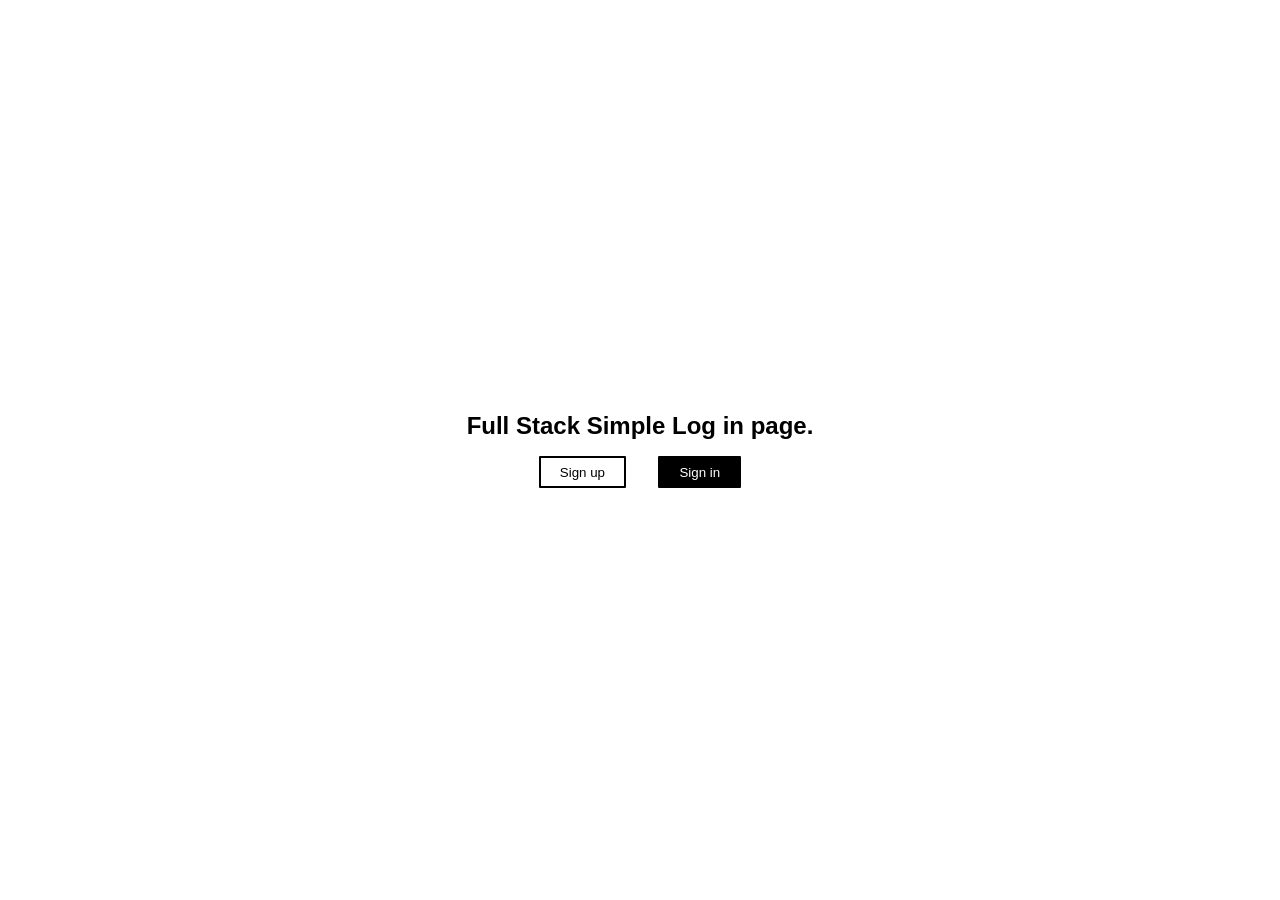
<file: index.html>
<!DOCTYPE html>
<html lang="es">

<head>
    <meta charset="UTF-8">
    <meta name="viewport" content="width=device-width, initial-scale=1.0">
    <link rel="stylesheet" href="style.css">
    <link rel="shortcut icon" href="..img/NSTpositivelogo.svg" type="image/x-icon">
    <title>NTS Solutions</title>
</head>

<body>
    <section class="full-stack-cuadrado">
        <h1>
            Full Stack Simple Log in page.
        </h1>
        <div class="doble-boton-container">
            <button class="signup-buttom">
                <a href="signup.html">
                    Sign up
                </a>
            </button>

            <button class="signin-buttom">
                <a href="signin.html">
                    Sign in
                </a>
            </button>
        </div>
    </section>
</body>

</html>
</file>
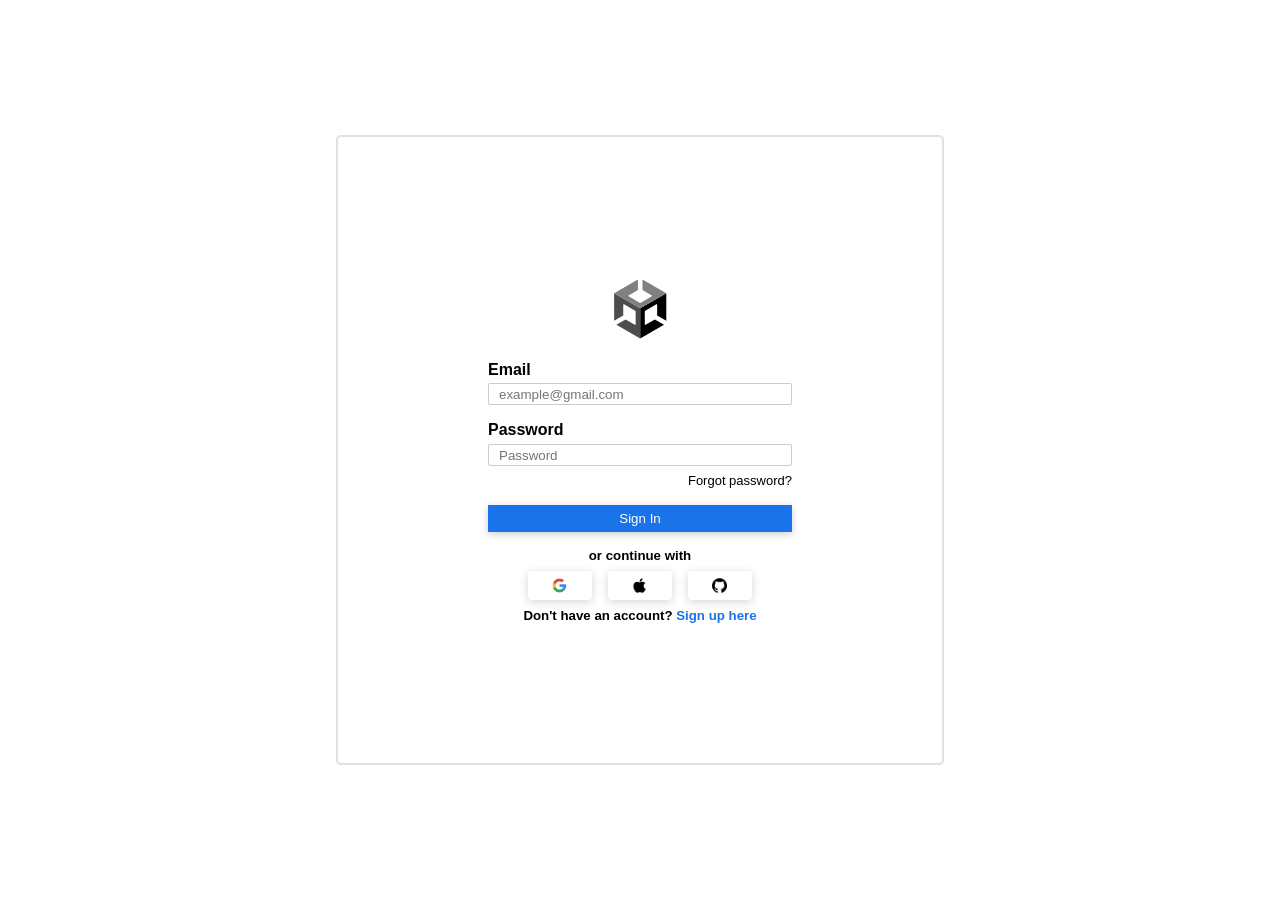
<file: signin.html>
<!DOCTYPE html>
<html lang="en">

<head>
    <meta charset="UTF-8">
    <meta name="viewport" content="width=device-width, initial-scale=1.0">
    <link rel="stylesheet" href="style.css">
    <link rel="shortcut icon" href="img/NSTpositivelogo.svg" type="image/x-icon">
    <title>NTS Solutions</title>
</head>

<body>
    <section class="section-container">
        <form class="form-container">
            <div class="sign-in-information">
                <a href="index.html"><img src="img/NSTpositivelogo.svg" alt="neutral-tech-solution-vector-logo"></a>
                <div class="e-section">
                    <h4>
                        Email
                    </h4>
                    <input type="text" placeholder="example@gmail.com">
                </div>
                <div class="pw-section">
                    <h4>
                        Password
                    </h4>
                    <input type="text" placeholder="Password">

                    <p><a href="#">Forgot password?</a></p>
                </div>
            </div>
            <button class="btn">
            Sign In
            </button>
            <div class="options-container">
                <h5>
                    or continue with
                </h5>
                <div class="triple-image-container">
                    <div class="three-class-container">
                        <img src="img/google-logo.png" alt="google-sign-in-vector">
                    </div>
                    <div class="three-class-container">
                        <img src="img/apple-logo.png" alt="apple-sign-in-vector">
                    </div>
                    <div class="three-class-container">
                        <img src="img/github-logo.png" alt="github-sign-in-vector">
                    </div>
                </div>
                <h5>
                    Don't have an account? <a href="signup.html"><span>Sign up here</span></a>
                </h5>
            </div>
        </form>
    </section>
</body>

</html>
</file>
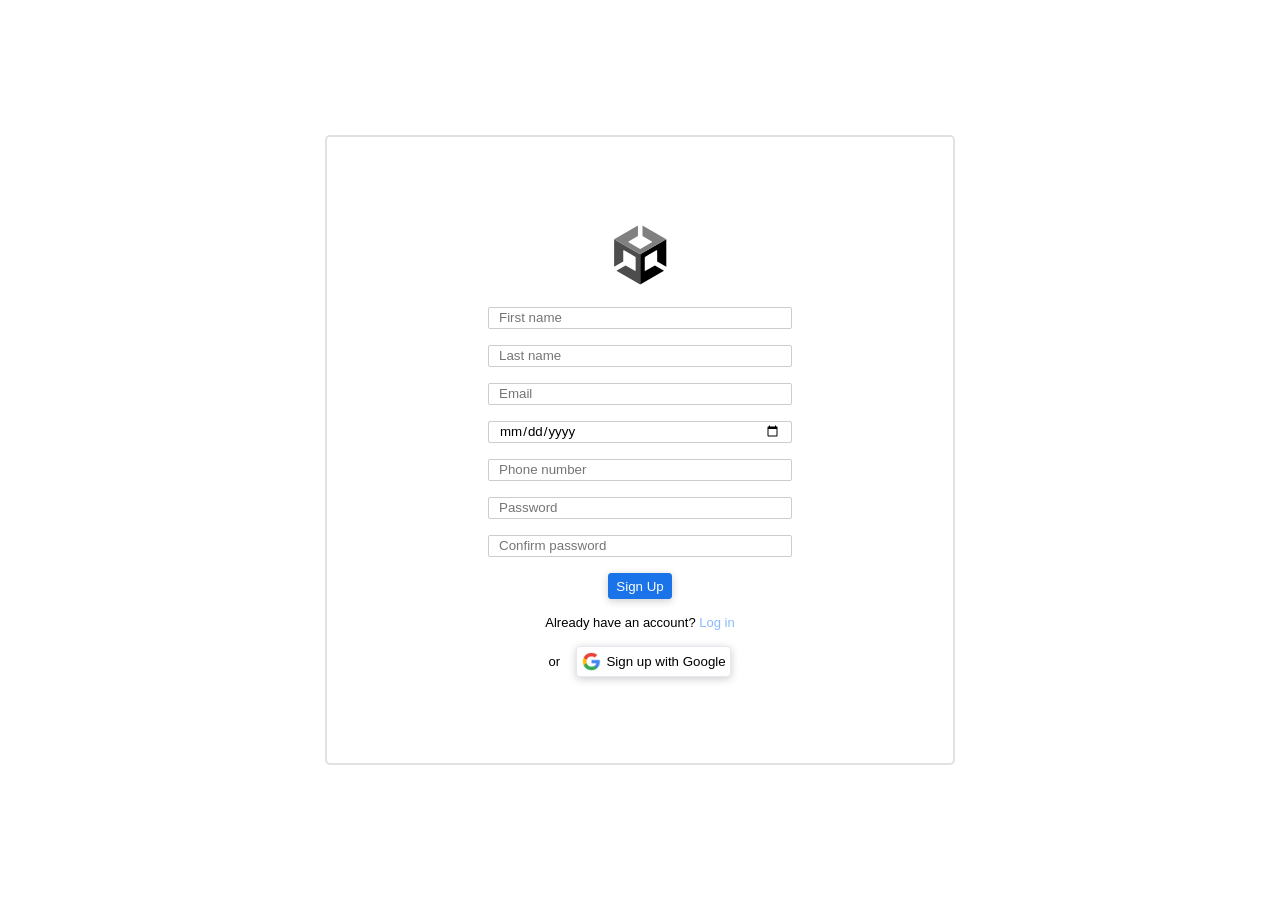
<file: signup.html>
<!DOCTYPE html>
<html lang="en">

<head>
    <meta charset="UTF-8">
    <meta name="viewport" content="width=device-width, initial-scale=1.0">
    <link rel="stylesheet" href="style.css">
    <link rel="shortcut icon" href="img/NSTpositivelogo.svg" type="image/x-icon">
    <title>NTS Solutions</title>
</head>

<body>
    <section class="section-container">
        <form action="signup-section" class="signup-container">
            <div class="media-container">
                <a href="index.html"><img src="img/NSTpositivelogo.svg" alt="neutral-tech-solution-vector-logo"
                        id="logo-nts"></a>
                <input type="text" placeholder="First name">
                <input type="text" placeholder="Last name">
                <input type="text" placeholder="Email">
                <input type="date" placeholder="Birth date">
                <input type="text" placeholder="Phone number">
                <input type="text" placeholder="Password">
                <input type="text" placeholder="Confirm password">
                <button class="sign_up_button">Sign Up</button>
                <p>Already have an account? <a href="signin.html"><span id="log-in-button">Log in</span></a></p>
                <div class="google_log_in">
                    <p>or</p>
                    <button href="#"><img src="img/google-logo.png" alt="Google logo">Sign up with
                        Google</button>
                </div>
            </div>
        </form>
    </section>
</body>

</html>
</file>
<file: style.css>
img{
    width: 30px;
}

*{
    font-family: Arial, Helvetica, sans-serif;
    margin: 0;
    padding: 0;
    box-sizing: border-box;
    user-select: none;
}

body {
    margin: 0;
    padding: 0;
    min-height: 100vh;
    width: 100%;
    display: flex;
    justify-content: center;
    align-items: center;
}

/* INDEX CSS */

.full-stack-cuadrado{
    display: flex;
    flex-direction: column;
    justify-content: center;
    align-items: center;
    min-height: 100vh;
    text-align: center;
    gap: 1rem;
}

.doble-boton-container li, a{
    list-style: none;
    text-decoration: none;
}

.signup-buttom, .signin-buttom {
    list-style: none;
    border: none;
    background: none;
    padding: 0;
}

.signup-buttom a, .signin-buttom a {
    display: inline-block;
    text-decoration: none;
    padding: 0.4rem 1.2rem;
    border: 2px solid black;
    border-radius: 1px;
    transition: 0.2s ease-in-out;
}

.signup-buttom a {
    background-color: #ffffff;
    color: #000000;
}

.signin-buttom a {
    background-color: #000000;
    color: #ffffff;
}

.signup-buttom a:hover {
    background-color: rgb(0, 0, 0);
    color: #ffffff;
    border-color: rgb(0, 18, 18);
}

.signin-buttom a:hover {
    background-color: #fffefe;
    color: #000000;
    border-color: rgb(0, 18, 18);
}

.signup-buttom a:active, .signin-buttom a:active {
    transform: scale(0.98);
    background-color: #282828;
    color: #ffffff;
    border-color: #282828;
}

.signup-buttom a:active{
    transform: scale(0.98);
    background-color: #ffffff;
    color: #000000;
    border-color: #282828;
}

.doble-boton-container{
    display: flex;
    flex-direction: row;
    justify-content: center;
    align-items: center;
    gap: 2rem;
}


/* SIGN IN SECTION */

input {
    border-style: none;
    border: 1px solid #9797974a;
    border-radius: 3px;
    padding: 3px;
    height: 20px;
    width: 19rem;
}

input {
  border: 1px solid #ccc;
  padding: 10px;
  border-radius: 2px;
  transition: border-color 0.3s ease, box-shadow 0.3s ease;
  outline: none;
}

input:focus {
  border-color: #1A73E8;
  box-shadow: 0 0 7px #1A73E8;
}

.section-container{
    display: flex;
    justify-content: center;
    align-items: center;
    padding: 6rem;
}

.form-container{
    display: flex;
    flex-direction: column;
    justify-content: center;
    align-items: center;
    height: 70vh;
    text-align: left;
    gap: 1em;
    width: 70vh;
    border: #c8c8c88a 2px solid;
    border-radius: 5px;
}

.form-container button{
    background-color: #1A73E8;
    padding: 0.3rem;
    cursor: pointer;
    width: 19rem;
    box-shadow: 0px 2px 8px 0 rgba(15, 0, 0, 0.2);
    color: #ffffff;
    transition: background-color 0.3s ease, transform 0.2s ease;
    border: #1A73E8 1px solid;
}

.form-container button:hover{
    background-color: #1a73e83e;
    color: #1A73E8;
    border: #1a73e83e 1px solid;
}

.form-container button:active{
    background-color: #71afff3e;
}

h5 span{
    color: #1A73E8;
    transition: 0.3s ease, transform 0.2s ease;
}

h5 span:hover{
    color: #348cfe;
    text-decoration: underline;
}

.e-section,
.pw-section{
    display: flex;
    flex-direction: column;
    gap: 0.3rem;
}

.pw-section p a{
    font-size: small;
    color: #000000;
}

.pw-section p a:hover{
    text-decoration: underline;
    transition: 0.3s ease, transform 0.2s ease;
    color: #1A73E8;
}

.sign-in-information {
    display: flex;
    flex-direction: column;
    align-items: center;
    justify-content: center;
    gap: 1rem;
}

.sign-in-information img{
    width: 4rem;
}

.sign-in-information p, a{
    text-align: end;
}

.options-container{
    display: flex;
    flex-direction: column;
    justify-content: center;
    align-items: center;
    gap: 0.5rem;
}

.triple-image-container{
    display: flex;
    flex-direction: row;
    gap: 1rem;
}

.triple-image-container img{
    width: 15px
}

.three-class-container{
    background-color: #ffffff;
    padding: 0.4rem;
    width: 4rem;
    align-items: center;
    display: flex;
    flex-direction: column;
    cursor: pointer;
    border: 1px solid #ffffff;
    box-shadow: 0px 2px 8px 0 rgba(45, 45, 45, 0.2);
    border-radius: 3px;
    transition: background-color 0.3s ease, transform 0.2s ease;
}

.three-class-container:hover{
    background-color: #efeeee;
    border: 1px solid #efeeee;
}

/* SIGN UP SECTION */

.section-container{
    display: flex;
    justify-content: center;
    align-items: center;
    padding: 6rem;
    width: 50rem;
}

.media-container{
    display: flex;
    justify-content: center;
    flex-direction: column;
    align-items: center;
    height: 70vh;
    text-align: left;
    gap: 1em;
    width: 70vh;
    border: #c8c8c88a 2px solid;
    border-radius: 5px;
}

.media-container p{
    font-size: small;
}

.sign_up_button{
    padding: 0.3rem;
    width: 4rem;
    background-color: #1A73E8;
    cursor: pointer;
    box-shadow: 0px 2px 8px 0 rgba(15, 0, 0, 0.2);
    color: #ffffff;
    transition: background-color 0.3s ease, transform 0.2s ease;
    border: #1A73E8 1px solid;
    border-radius: 3px;
}

.sign_up_button:hover{
    background-color: #5da1fa;
    color: #ffffff;
    border: #5da1fa 1px solid
}

.sign_up_button:active{
    background-color: #7db5ff;
}

#log-in-button{
    color: #89bafa;
}

#log-in-button:hover{
    text-decoration: underline;
    transition: 0.3s ease, transform 0.2s ease;
    color: #1A73E8;
}

#log-in-button:active{
    color: #05387a;
}

#logo-nts{
    width: 4rem;
}

.google_log_in{
    display: flex;
    justify-content: center;
    align-items: center;
    gap: 1rem
}

.google_log_in button{
    display: flex;
    justify-content: center;
    align-items: center;
    gap: 0.4em;
    padding: 0.3rem;
    background-color: #ffffff;
    cursor: pointer;
    box-shadow: 0px 2px 8px 0 rgba(15, 0, 0, 0.2);
    color: #000000;
    transition: background-color 0.3s ease, transform 0.2s ease;
    border: #e5e9ef 1px solid;
    border-radius: 4px;
}

.google_log_in button:hover{
    background-color: #f1f1f1;
}

.google_log_in button:active{
    background-color: #e7e5e5;
}

.google_log_in img{
    width: 1.2rem;
}
</file>
